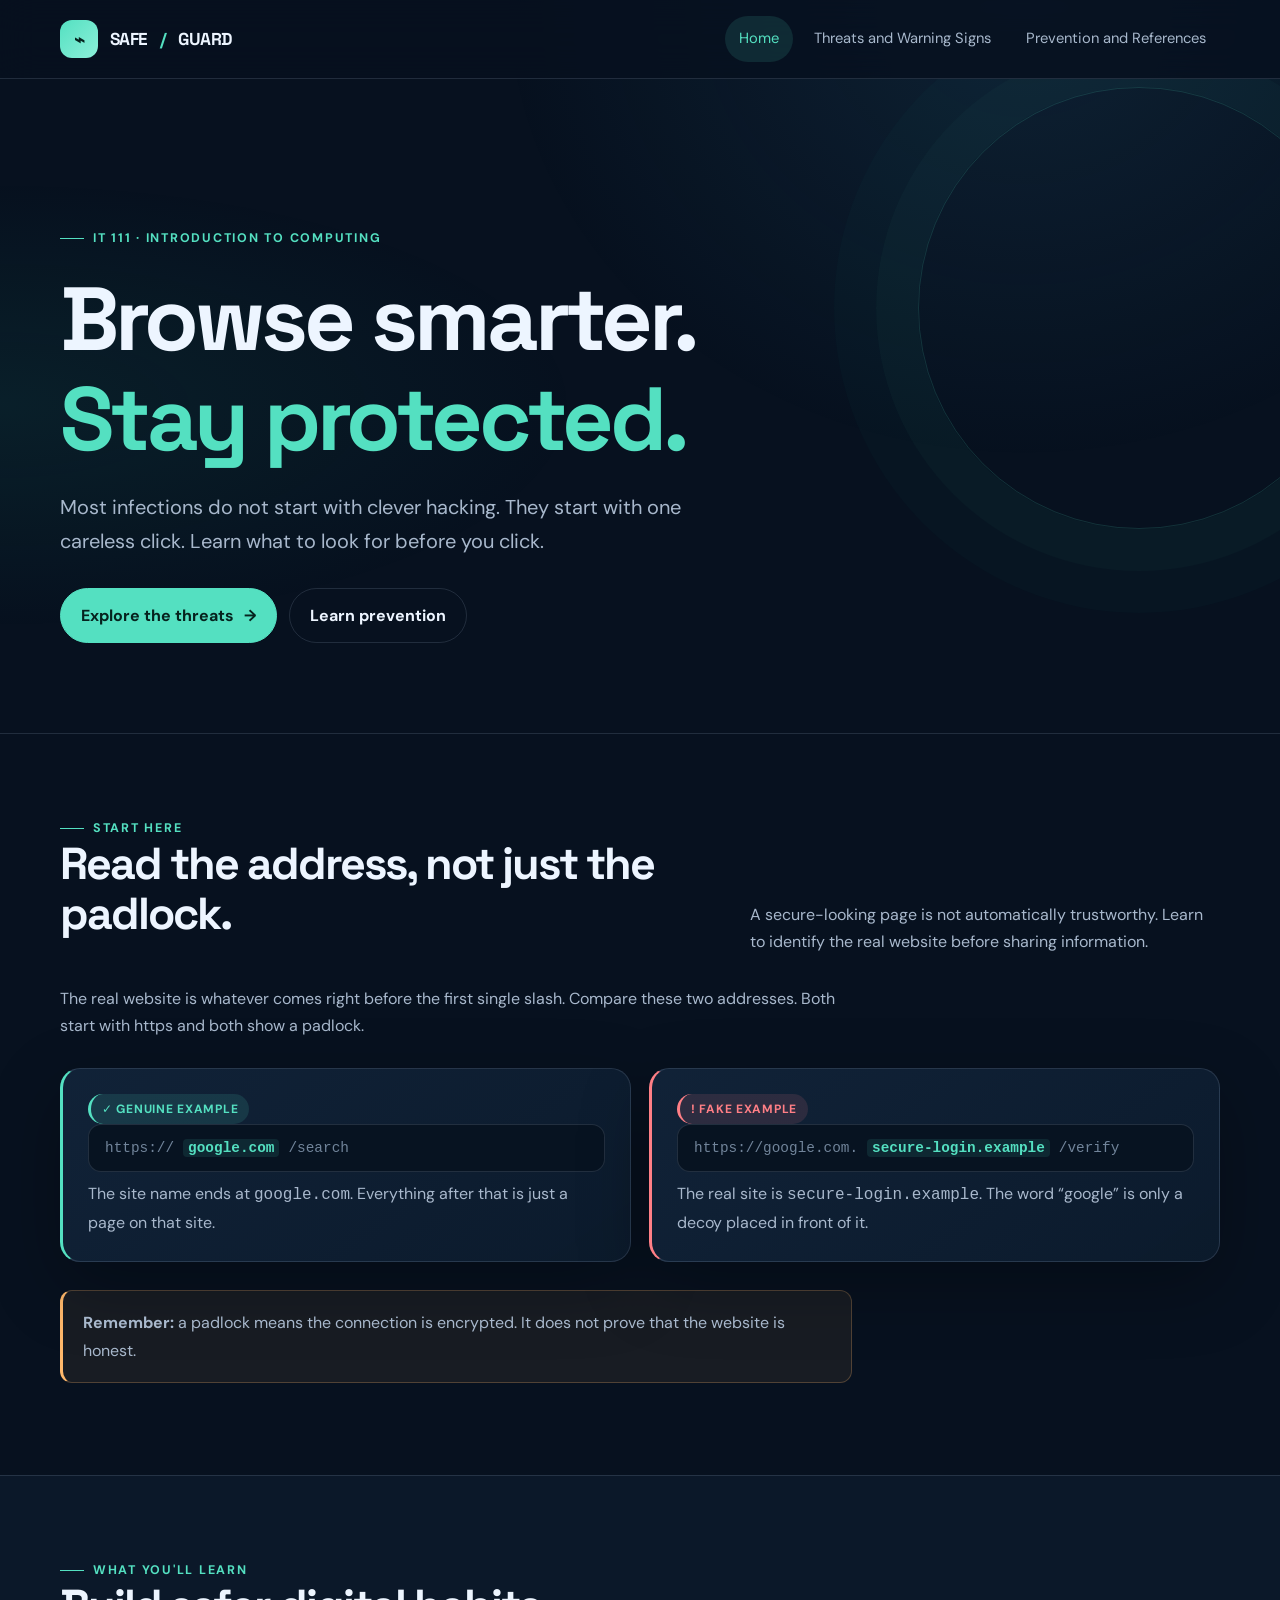
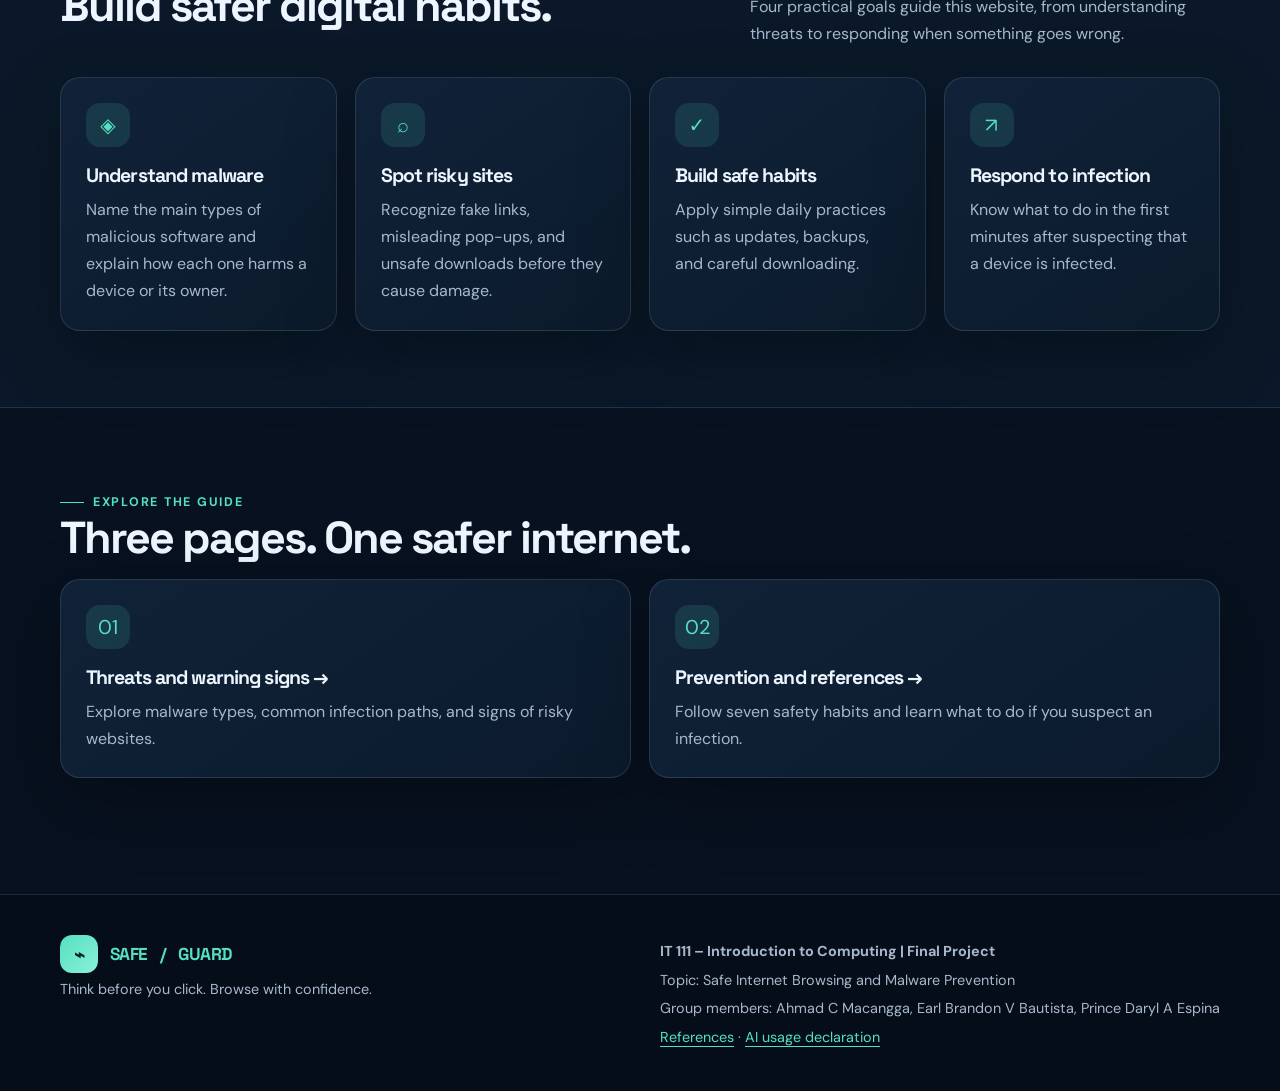
<file: index.html>
<!DOCTYPE html>
<html lang="en">
<head>
<meta charset="UTF-8">
<meta name="viewport" content="width=device-width, initial-scale=1">
<meta name="description" content="A practical student guide to safe internet browsing and malware prevention.">
<meta name="theme-color" content="#07111f">
<title>Home | Safe Browsing Guide</title>
<link rel="preconnect" href="https://fonts.googleapis.com">
<link rel="preconnect" href="https://fonts.gstatic.com" crossorigin>
<link rel="stylesheet" href="style.css">
</head>
<body>
<a class="skip" href="#main">Skip to main content</a>
<header class="site-header"><div class="wrap">
<a class="brand" href="index.html"><span class="brand-mark" aria-hidden="true">⌁</span> SAFE<span style="color:var(--accent)">/</span>GUARD</a>
<button class="menu-toggle" type="button" aria-expanded="false" aria-controls="main-nav">Menu ☰</button>
<nav id="main-nav" aria-label="Main navigation"><ul><li><a href="index.html" aria-current="page">Home</a></li><li><a href="content.html" >Threats and Warning Signs</a></li><li><a href="resources.html" >Prevention and References</a></li></ul></nav>
</div></header>
<main id="main">
<div class="hero"><div class="wrap">
<div class="eyebrow">IT 111 · INTRODUCTION TO COMPUTING</div>
<h1>Browse smarter.<br><span>Stay protected.</span></h1><p class="lead">Most infections do not start with clever hacking. They start with one careless click. Learn what to look for before you click.</p>
<div class="hero-actions"><a class="btn" href="content.html">Explore the threats <span aria-hidden="true">→</span></a><a class="btn secondary" href="resources.html">Learn prevention</a></div>
</div></div>

<section><div class="wrap">
<div class="section-head"><div><div class="eyebrow">START HERE</div><h2>Read the address, not just the padlock.</h2></div>
<p>A secure-looking page is not automatically trustworthy. Learn to identify the real website before sharing information.</p></div>
<p>The real website is whatever comes right before the first single slash. Compare these two addresses. Both start with https and both show a padlock.</p>
<div class="demo">
<div class="box good"><span class="tag good">✓ Genuine example</span><div class="urlbar"><span class="fade">https://</span><strong>google.com</strong><span class="fade">/search</span></div><p>The site name ends at <code>google.com</code>. Everything after that is just a page on that site.</p></div>
<div class="box bad"><span class="tag bad">! Fake example</span><div class="urlbar"><span class="fade">https://google.com.</span><strong>secure-login.example</strong><span class="fade">/verify</span></div><p>The real site is <code>secure-login.example</code>. The word “google” is only a decoy placed in front of it.</p></div>
</div><p class="note"><strong>Remember:</strong> a padlock means the connection is encrypted. It does not prove that the website is honest.</p>
</div></section>
<section class="alt-bg"><div class="wrap"><div class="section-head"><div><div class="eyebrow">WHAT YOU'LL LEARN</div><h2>Build safer digital habits.</h2></div><p>Four practical goals guide this website, from understanding threats to responding when something goes wrong.</p></div>
<div class="grid">
<div class="box"><div class="card-icon">◈</div><h3>Understand malware</h3><p>Name the main types of malicious software and explain how each one harms a device or its owner.</p></div>
<div class="box"><div class="card-icon">⌕</div><h3>Spot risky sites</h3><p>Recognize fake links, misleading pop-ups, and unsafe downloads before they cause damage.</p></div>
<div class="box"><div class="card-icon">✓</div><h3>Build safe habits</h3><p>Apply simple daily practices such as updates, backups, and careful downloading.</p></div>
<div class="box"><div class="card-icon">↗</div><h3>Respond to infection</h3><p>Know what to do in the first minutes after suspecting that a device is infected.</p></div>
</div></div></section>
<section><div class="wrap"><div class="eyebrow">EXPLORE THE GUIDE</div><h2>Three pages. One safer internet.</h2>
<div class="grid">
<a class="box" href="content.html" style="text-decoration:none;color:inherit"><div class="card-icon">01</div><h3>Threats and warning signs →</h3><p>Explore malware types, common infection paths, and signs of risky websites.</p></a>
<a class="box" href="resources.html" style="text-decoration:none;color:inherit"><div class="card-icon">02</div><h3>Prevention and references →</h3><p>Follow seven safety habits and learn what to do if you suspect an infection.</p></a>
</div></div></section>

</main>
<footer class="site-footer"><div class="wrap footer-inner">
<div><a class="brand" href="index.html"><span class="brand-mark" aria-hidden="true">⌁</span> SAFE<span style="color:var(--accent)">/</span>GUARD</a><p class="small">Think before you click. Browse with confidence.</p></div>
<div><p><strong>IT 111 – Introduction to Computing | Final Project</strong></p><p>Topic: Safe Internet Browsing and Malware Prevention</p><p>Group members: Ahmad C Macangga, Earl Brandon V Bautista, Prince Daryl A Espina</p><p><a href="resources.html#references">References</a> · <a href="resources.html#ai-use">AI usage declaration</a></p></div>
</div></footer>

<script>
const menuButton=document.querySelector('.menu-toggle');
const nav=document.querySelector('nav');
if(menuButton&&nav){menuButton.addEventListener('click',()=>{const open=nav.classList.toggle('open');menuButton.setAttribute('aria-expanded',String(open));});}
const progress=document.createElement('div');progress.className='progress';document.body.appendChild(progress);
function updateProgress(){const max=document.documentElement.scrollHeight-innerHeight;progress.style.width=(max>0?scrollY/max*100:0)+'%';}
addEventListener('scroll',updateProgress,{passive:true});updateProgress();
if('IntersectionObserver'in window){const observer=new IntersectionObserver(entries=>entries.forEach(entry=>{if(entry.isIntersecting){entry.target.classList.add('visible');observer.unobserve(entry.target);}}),{threshold:.08});document.querySelectorAll('section,.box,.panel').forEach(el=>el.classList.add('reveal'));document.querySelectorAll('.reveal').forEach(el=>observer.observe(el));}
</script>

<!-- Additional JavaScript file -->
<script src="script.js" defer></script>

</body>
</html>
</file>
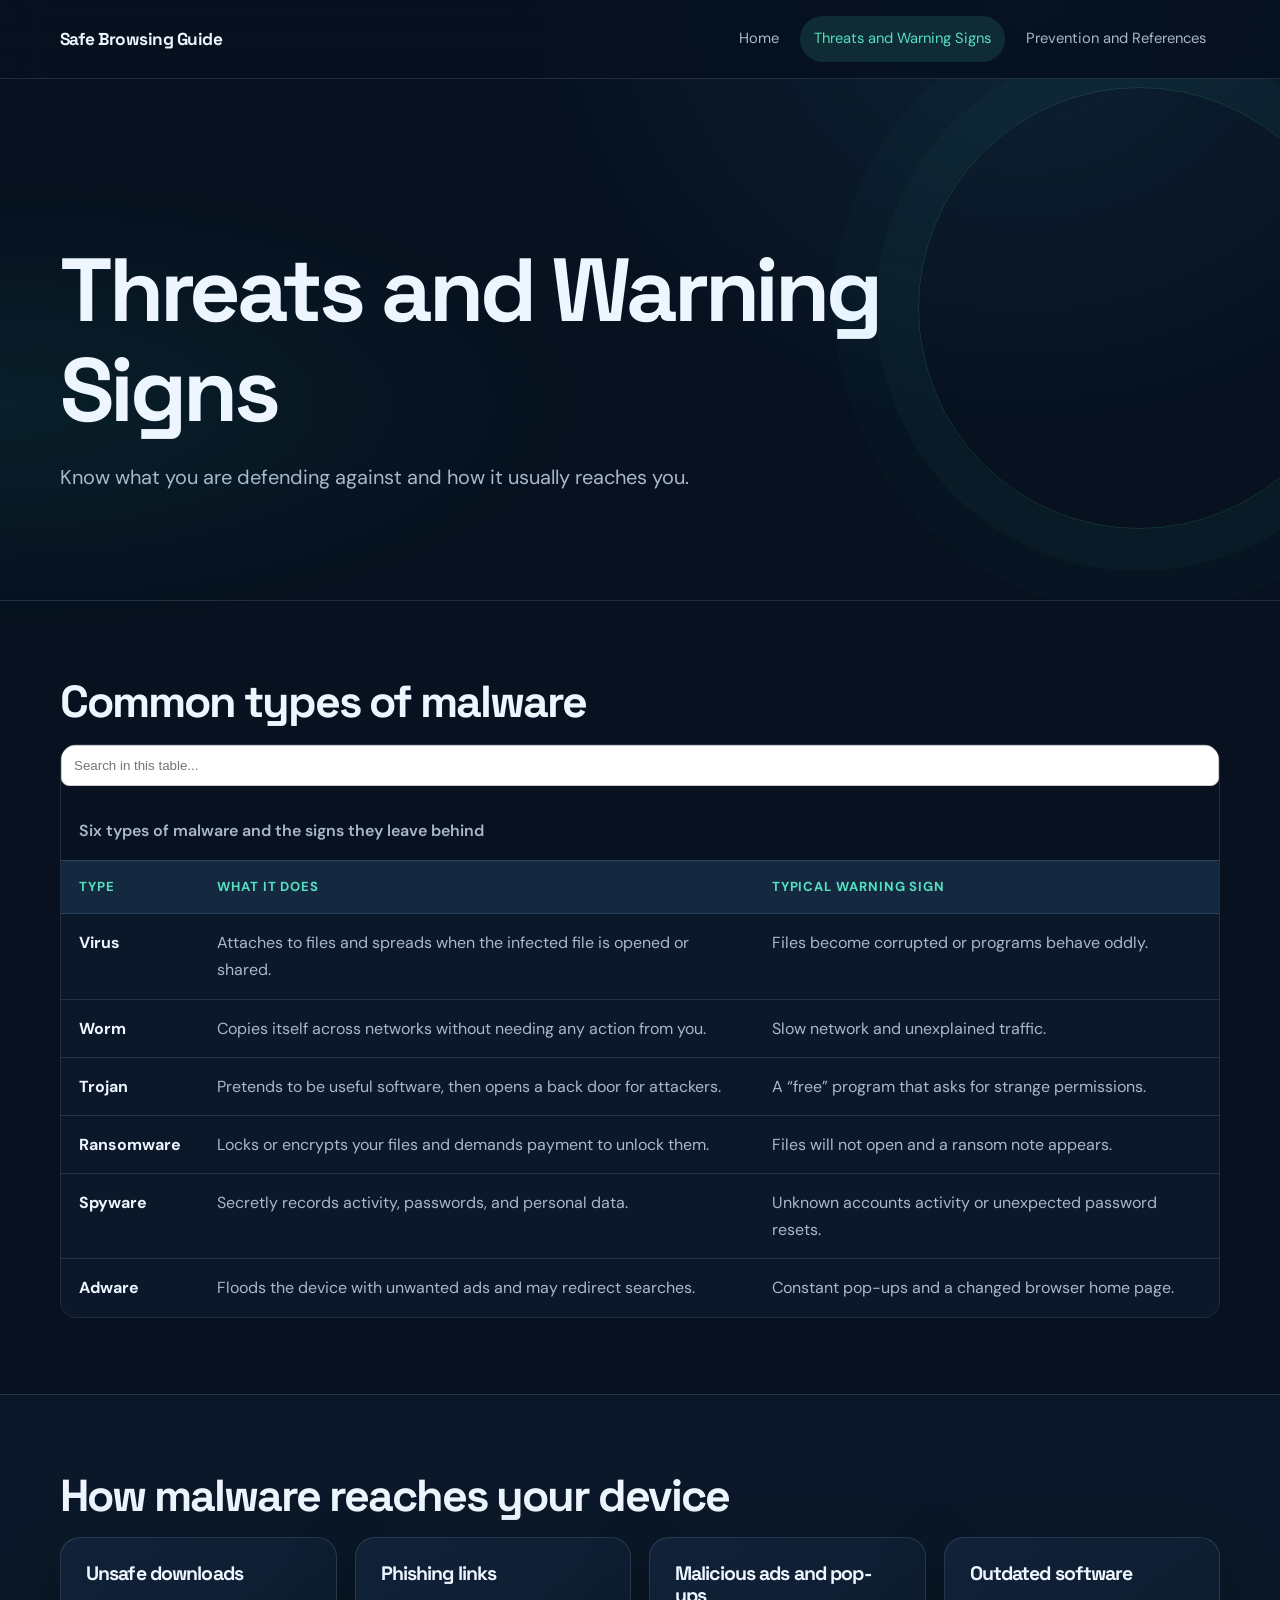
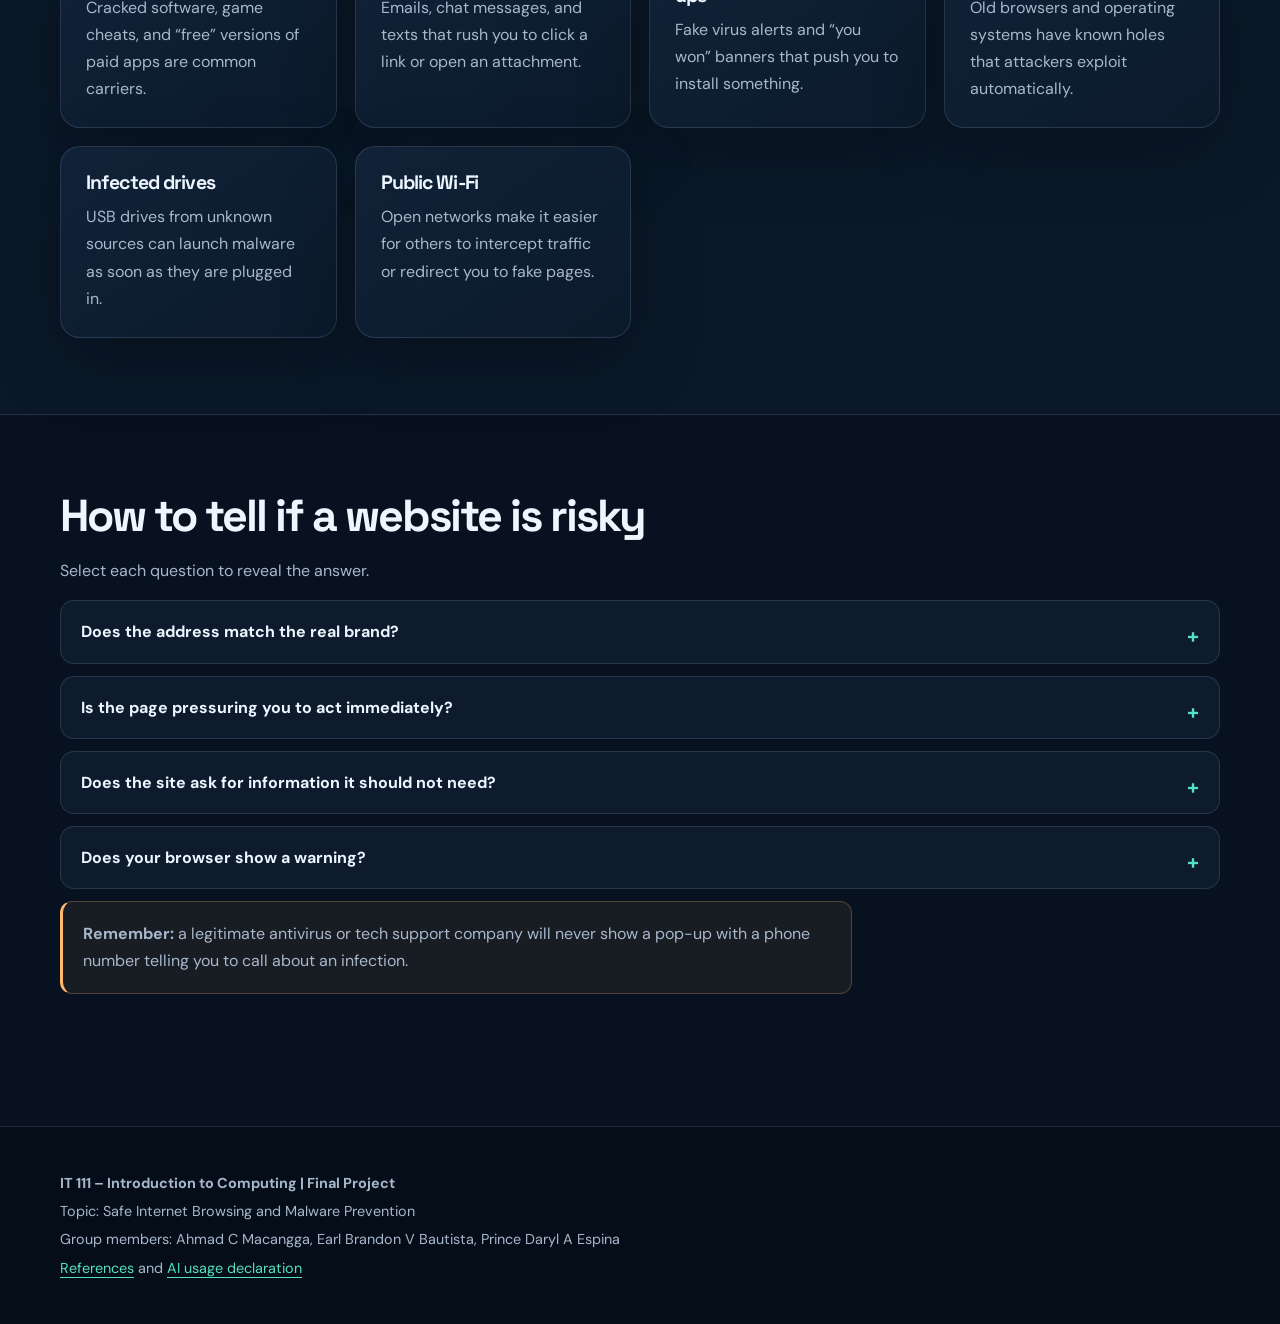
<file: content.html>
<!DOCTYPE html>
<html lang="en">
<head>
<meta charset="UTF-8">
<meta name="viewport" content="width=device-width, initial-scale=1">
<meta name="description" content="Learn how to browse the internet safely and prevent malware infections.">
<title>Threats and Warning Signs | Safe Internet Browsing and Malware Prevention</title>
<link rel="stylesheet" href="style.css">
</head>
<body>
<a class="skip" href="#main">Skip to main content</a>
<header class="site-header">
<div class="wrap">
<a class="brand" href="index.html">Safe Browsing Guide</a>
<nav aria-label="Main navigation">
<ul>
<li><a href="index.html">Home</a></li>
<li><a href="content.html" aria-current="page">Threats and Warning Signs</a></li>
<li><a href="resources.html">Prevention and References</a></li>
</ul>
</nav>
</div>
</header>
<main id="main">
<div class="hero">
<div class="wrap">
<h1>Threats and Warning Signs</h1>
<p class="lead">Know what you are defending against and how it usually reaches you.</p>
</div>
</div>
<section>
<div class="wrap">
<h2>Common types of malware</h2>
<div class="table-scroll">
<table>
<caption>Six types of malware and the signs they leave behind</caption>
<thead><tr><th scope="col">Type</th><th scope="col">What it does</th><th scope="col">Typical warning sign</th></tr></thead>
<tbody>
<tr><th scope="row">Virus</th><td>Attaches to files and spreads when the infected file is opened or shared.</td><td>Files become corrupted or programs behave oddly.</td></tr>
<tr><th scope="row">Worm</th><td>Copies itself across networks without needing any action from you.</td><td>Slow network and unexplained traffic.</td></tr>
<tr><th scope="row">Trojan</th><td>Pretends to be useful software, then opens a back door for attackers.</td><td>A “free” program that asks for strange permissions.</td></tr>
<tr><th scope="row">Ransomware</th><td>Locks or encrypts your files and demands payment to unlock them.</td><td>Files will not open and a ransom note appears.</td></tr>
<tr><th scope="row">Spyware</th><td>Secretly records activity, passwords, and personal data.</td><td>Unknown accounts activity or unexpected password resets.</td></tr>
<tr><th scope="row">Adware</th><td>Floods the device with unwanted ads and may redirect searches.</td><td>Constant pop-ups and a changed browser home page.</td></tr>
</tbody>
</table>
</div>
</div>
</section>
<section class="alt-bg">
<div class="wrap">
<h2>How malware reaches your device</h2>
<div class="grid">
<div class="box"><h3>Unsafe downloads</h3><p>Cracked software, game cheats, and “free” versions of paid apps are common carriers.</p></div>
<div class="box"><h3>Phishing links</h3><p>Emails, chat messages, and texts that rush you to click a link or open an attachment.</p></div>
<div class="box"><h3>Malicious ads and pop-ups</h3><p>Fake virus alerts and “you won” banners that push you to install something.</p></div>
<div class="box"><h3>Outdated software</h3><p>Old browsers and operating systems have known holes that attackers exploit automatically.</p></div>
<div class="box"><h3>Infected drives</h3><p>USB drives from unknown sources can launch malware as soon as they are plugged in.</p></div>
<div class="box"><h3>Public Wi-Fi</h3><p>Open networks make it easier for others to intercept traffic or redirect you to fake pages.</p></div>
</div>
</div>
</section>
<section>
<div class="wrap">
<h2>How to tell if a website is risky</h2>
<p>Select each question to reveal the answer.</p>
<details><summary>Does the address match the real brand?</summary><p>Look for misspellings such as <code>paypa1.com</code>, extra words, or the brand name placed before the real domain. When unsure, type the official address yourself instead of clicking.</p></details>
<details><summary>Is the page pressuring you to act immediately?</summary><p>Countdown timers, threats of account closure, and prizes you never entered for are classic pressure tactics. Real services rarely demand action within minutes.</p></details>
<details><summary>Does the site ask for information it should not need?</summary><p>A download page should not ask for your bank details, and a quiz should not ask for your password. Close the page if the request does not make sense.</p></details>
<details><summary>Does your browser show a warning?</summary><p>Full-page red warnings from your browser or search engine mean the site has been reported as dangerous. Go back to safety instead of choosing to continue.</p></details>
<p class="note"><strong>Remember:</strong> a legitimate antivirus or tech support company will never show a pop-up with a phone number telling you to call about an infection.</p>
</div>
</section>
</main>
<footer class="site-footer">
<div class="wrap">
<p><strong>IT 111 – Introduction to Computing | Final Project</strong></p>
<p>Topic: Safe Internet Browsing and Malware Prevention</p>
<p>Group members: Ahmad C Macangga, Earl Brandon V Bautista, Prince Daryl A Espina</p>
<p><a href="resources.html#references">References</a> and <a href="resources.html#ai-use">AI usage declaration</a></p>
</div>
</footer>


<script src="script.js" defer></script>

</body>
</html>
</file>
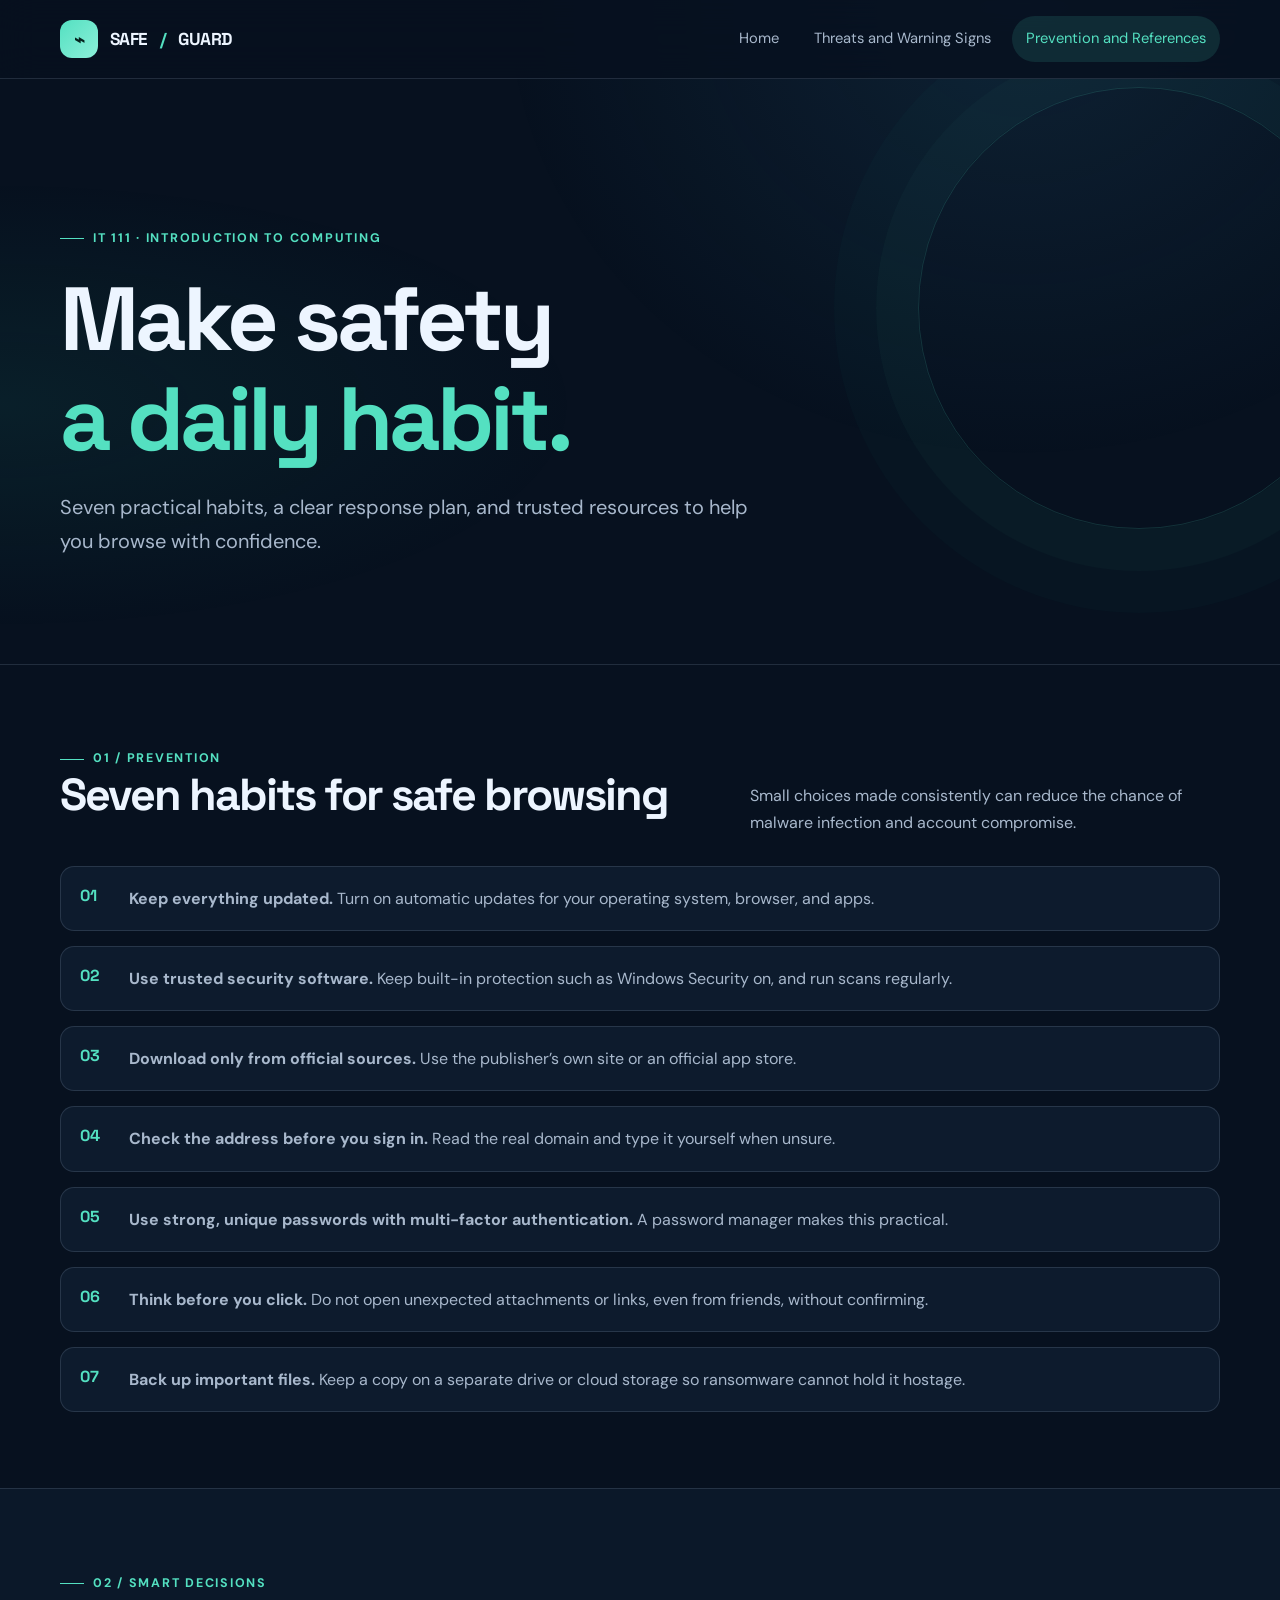
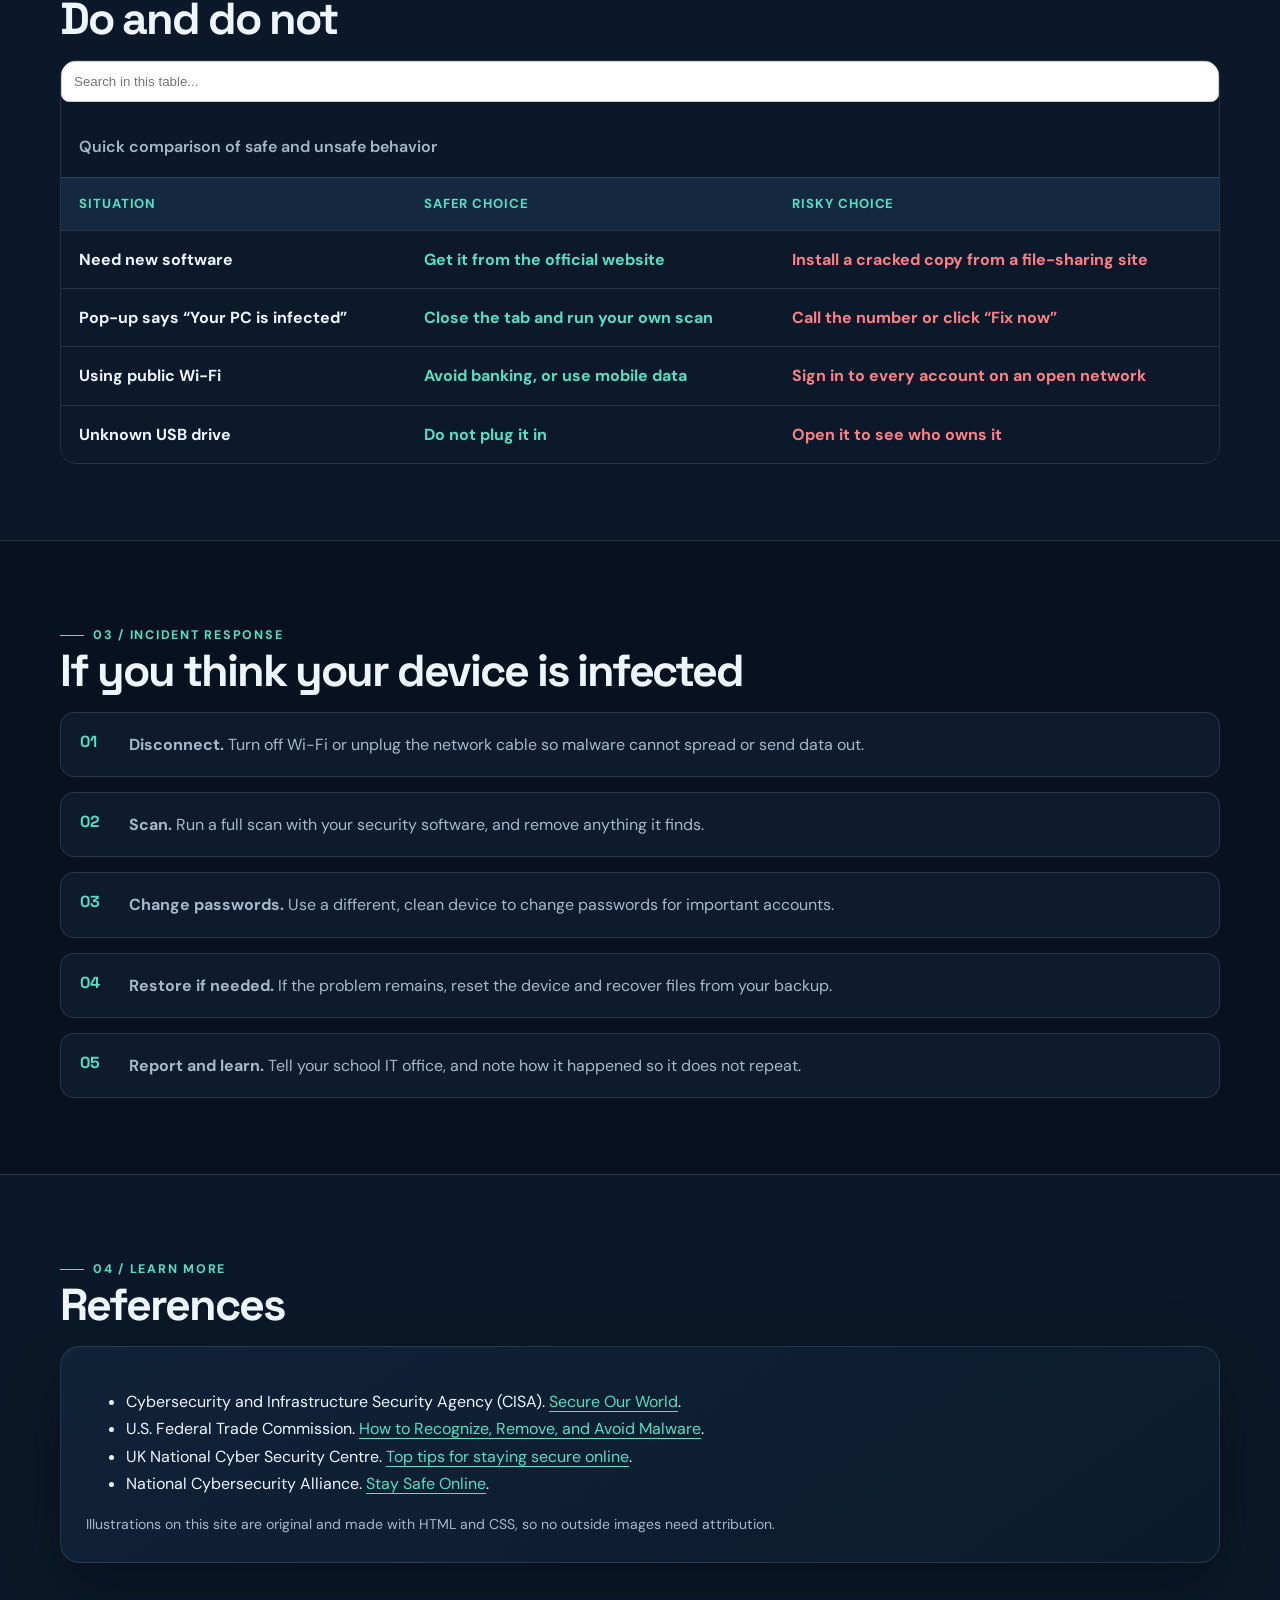
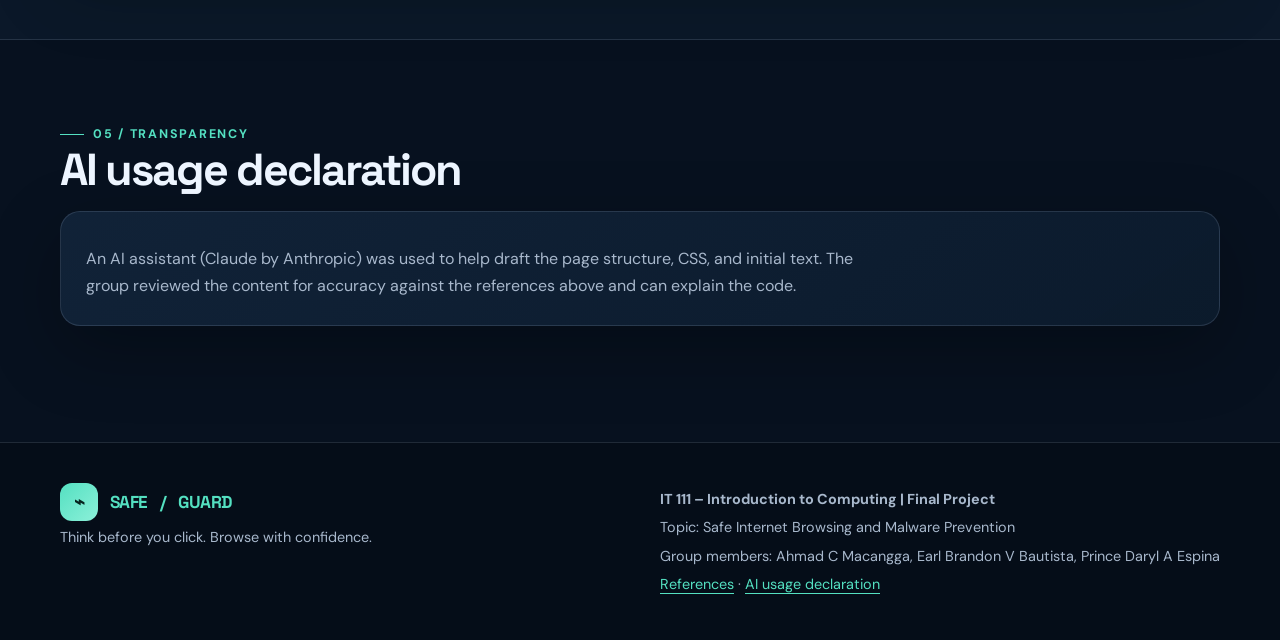
<file: resources.html>
<!DOCTYPE html>
<html lang="en">
<head>
<meta charset="UTF-8">
<meta name="viewport" content="width=device-width, initial-scale=1">
<meta name="description" content="A practical student guide to safe internet browsing and malware prevention.">
<meta name="theme-color" content="#07111f">
<title>Prevention and References | Safe Browsing Guide</title>
<link rel="preconnect" href="https://fonts.googleapis.com">
<link rel="preconnect" href="https://fonts.gstatic.com" crossorigin>
<link rel="stylesheet" href="style.css">
</head>
<body>
<a class="skip" href="#main">Skip to main content</a>
<header class="site-header"><div class="wrap">
<a class="brand" href="index.html"><span class="brand-mark" aria-hidden="true">⌁</span> SAFE<span style="color:var(--accent)">/</span>GUARD</a>
<button class="menu-toggle" type="button" aria-expanded="false" aria-controls="main-nav">Menu ☰</button>
<nav id="main-nav" aria-label="Main navigation"><ul><li><a href="index.html" >Home</a></li><li><a href="content.html" >Threats and Warning Signs</a></li><li><a href="resources.html" aria-current="page">Prevention and References</a></li></ul></nav>
</div></header>
<main id="main">
<div class="hero"><div class="wrap">
<div class="eyebrow">IT 111 · INTRODUCTION TO COMPUTING</div>
<h1>Make safety<br><span>a daily habit.</span></h1><p class="lead">Seven practical habits, a clear response plan, and trusted resources to help you browse with confidence.</p>

</div></div>

<section><div class="wrap"><div class="section-head"><div><div class="eyebrow">01 / PREVENTION</div><h2>Seven habits for safe browsing</h2></div><p>Small choices made consistently can reduce the chance of malware infection and account compromise.</p></div>
<ol class="steps">
<li><strong>Keep everything updated.</strong> Turn on automatic updates for your operating system, browser, and apps.</li>
<li><strong>Use trusted security software.</strong> Keep built-in protection such as Windows Security on, and run scans regularly.</li>
<li><strong>Download only from official sources.</strong> Use the publisher’s own site or an official app store.</li>
<li><strong>Check the address before you sign in.</strong> Read the real domain and type it yourself when unsure.</li>
<li><strong>Use strong, unique passwords with multi-factor authentication.</strong> A password manager makes this practical.</li>
<li><strong>Think before you click.</strong> Do not open unexpected attachments or links, even from friends, without confirming.</li>
<li><strong>Back up important files.</strong> Keep a copy on a separate drive or cloud storage so ransomware cannot hold it hostage.</li>
</ol></div></section>
<section class="alt-bg"><div class="wrap"><div class="eyebrow">02 / SMART DECISIONS</div><h2>Do and do not</h2><div class="table-scroll"><table><caption>Quick comparison of safe and unsafe behavior</caption><thead><tr><th>Situation</th><th>Safer choice</th><th>Risky choice</th></tr></thead><tbody>
<tr><th>Need new software</th><td class="do">Get it from the official website</td><td class="dont">Install a cracked copy from a file-sharing site</td></tr>
<tr><th>Pop-up says “Your PC is infected”</th><td class="do">Close the tab and run your own scan</td><td class="dont">Call the number or click “Fix now”</td></tr>
<tr><th>Using public Wi-Fi</th><td class="do">Avoid banking, or use mobile data</td><td class="dont">Sign in to every account on an open network</td></tr>
<tr><th>Unknown USB drive</th><td class="do">Do not plug it in</td><td class="dont">Open it to see who owns it</td></tr>
</tbody></table></div></div></section>
<section><div class="wrap"><div class="eyebrow">03 / INCIDENT RESPONSE</div><h2>If you think your device is infected</h2><ol class="steps">
<li><strong>Disconnect.</strong> Turn off Wi-Fi or unplug the network cable so malware cannot spread or send data out.</li>
<li><strong>Scan.</strong> Run a full scan with your security software, and remove anything it finds.</li>
<li><strong>Change passwords.</strong> Use a different, clean device to change passwords for important accounts.</li>
<li><strong>Restore if needed.</strong> If the problem remains, reset the device and recover files from your backup.</li>
<li><strong>Report and learn.</strong> Tell your school IT office, and note how it happened so it does not repeat.</li>
</ol></div></section>
<section class="alt-bg" id="references"><div class="wrap"><div class="eyebrow">04 / LEARN MORE</div><h2>References</h2><div class="box">
<ul>
<li>Cybersecurity and Infrastructure Security Agency (CISA). <a href="https://www.cisa.gov/secure-our-world" target="_blank" rel="noopener noreferrer">Secure Our World</a>.</li>
<li>U.S. Federal Trade Commission. <a href="https://consumer.ftc.gov/articles/how-recognize-remove-avoid-malware" target="_blank" rel="noopener noreferrer">How to Recognize, Remove, and Avoid Malware</a>.</li>
<li>UK National Cyber Security Centre. <a href="https://www.ncsc.gov.uk/collection/top-tips-for-staying-secure-online" target="_blank" rel="noopener noreferrer">Top tips for staying secure online</a>.</li>
<li>National Cybersecurity Alliance. <a href="https://staysafeonline.org" target="_blank" rel="noopener noreferrer">Stay Safe Online</a>.</li>
</ul><p class="small">Illustrations on this site are original and made with HTML and CSS, so no outside images need attribution.</p>
</div></div></section>
<section id="ai-use"><div class="wrap"><div class="eyebrow">05 / TRANSPARENCY</div><h2>AI usage declaration</h2><div class="box"><p>An AI assistant (Claude by Anthropic) was used to help draft the page structure, CSS, and initial text. The group reviewed the content for accuracy against the references above and can explain the code.</p></div></div></section>

</main>
<footer class="site-footer"><div class="wrap footer-inner">
<div><a class="brand" href="index.html"><span class="brand-mark" aria-hidden="true">⌁</span> SAFE<span style="color:var(--accent)">/</span>GUARD</a><p class="small">Think before you click. Browse with confidence.</p></div>
<div><p><strong>IT 111 – Introduction to Computing | Final Project</strong></p><p>Topic: Safe Internet Browsing and Malware Prevention</p><p>Group members: Ahmad C Macangga, Earl Brandon V Bautista, Prince Daryl A Espina</p><p><a href="resources.html#references">References</a> · <a href="resources.html#ai-use">AI usage declaration</a></p></div>
</div></footer>

<script>
const menuButton=document.querySelector('.menu-toggle');
const nav=document.querySelector('nav');
if(menuButton&&nav){menuButton.addEventListener('click',()=>{const open=nav.classList.toggle('open');menuButton.setAttribute('aria-expanded',String(open));});}
const progress=document.createElement('div');progress.className='progress';document.body.appendChild(progress);
function updateProgress(){const max=document.documentElement.scrollHeight-innerHeight;progress.style.width=(max>0?scrollY/max*100:0)+'%';}
addEventListener('scroll',updateProgress,{passive:true});updateProgress();
if('IntersectionObserver'in window){const observer=new IntersectionObserver(entries=>entries.forEach(entry=>{if(entry.isIntersecting){entry.target.classList.add('visible');observer.unobserve(entry.target);}}),{threshold:.08});document.querySelectorAll('section,.box,.panel').forEach(el=>el.classList.add('reveal'));document.querySelectorAll('.reveal').forEach(el=>observer.observe(el));}
</script>

<!-- Additional JavaScript file -->
<script src="script.js" defer></script>

</body></html>
</file>
<file: style.css>
@import url('https://fonts.googleapis.com/css2?family=DM+Sans:wght@400;500;600;700&family=Space+Grotesk:wght@500;600;700&display=swap');

:root{
  --bg:#07111f;--surface:#0d1b2d;--surface-2:#12243a;--ink:#edf5ff;
  --muted:#a8b8cc;--line:rgba(184,207,232,.15);--accent:#54e0c1;
  --accent-2:#82aaff;--warning:#ffb86b;--danger:#ff7f86;
  --radius:20px;--shadow:0 24px 70px rgba(0,0,0,.28);--max:1160px
}
*{box-sizing:border-box}
html{scroll-behavior:smooth;scroll-padding-top:100px}
body{margin:0;background:var(--bg);color:var(--ink);font:16px/1.7 "DM Sans",system-ui,sans-serif}
body:before{content:"";position:fixed;inset:0;z-index:-1;pointer-events:none;background:radial-gradient(ellipse at 80% 0%,rgba(48,119,160,.16),transparent 36%),radial-gradient(ellipse at 0% 45%,rgba(34,181,151,.09),transparent 32%)}
a{color:var(--accent);text-underline-offset:4px}
a:hover{color:#a2ffe9}
button,a{ -webkit-tap-highlight-color:transparent}
:focus-visible{outline:3px solid var(--warning);outline-offset:4px}
.skip{position:absolute;left:-9999px;top:1rem;background:#fff;color:#07111f;padding:.7rem 1rem;border-radius:8px;z-index:100}
.skip:focus{left:1rem}
.wrap{width:min(var(--max),calc(100% - 40px));margin:auto}
.site-header{position:sticky;top:0;z-index:50;background:rgba(7,17,31,.82);backdrop-filter:blur(18px);border-bottom:1px solid var(--line)}
.site-header .wrap{min-height:78px;display:flex;align-items:center;justify-content:space-between;gap:24px}
.brand{display:flex;align-items:center;gap:12px;color:var(--ink);text-decoration:none;font:700 1.08rem "Space Grotesk",sans-serif;letter-spacing:-.03em}
.brand-mark{display:grid;place-items:center;width:38px;height:38px;border-radius:12px;color:#06231e;background:linear-gradient(135deg,var(--accent),#8cf0d9);font-size:1.15rem}
nav ul{display:flex;align-items:center;gap:7px;list-style:none;margin:0;padding:0}
nav a{display:block;padding:10px 14px;border-radius:999px;color:var(--muted);font-size:.92rem;text-decoration:none;transition:.2s}
nav a:hover,nav a[aria-current=page]{background:rgba(84,224,193,.12);color:var(--accent)}
.menu-toggle{display:none;background:var(--surface-2);color:var(--ink);border:1px solid var(--line);padding:9px 13px;border-radius:10px;font:inherit}
.hero{position:relative;overflow:hidden;padding:clamp(76px,11vw,142px) 0 90px;border-bottom:1px solid var(--line)}
.hero:after{content:"";position:absolute;width:440px;height:440px;right:-80px;top:8px;border:1px solid rgba(84,224,193,.16);border-radius:50%;box-shadow:0 0 0 42px rgba(84,224,193,.025),0 0 0 84px rgba(84,224,193,.02);pointer-events:none}
.eyebrow{display:inline-flex;align-items:center;gap:9px;color:var(--accent);font-size:.78rem;font-weight:700;letter-spacing:.14em;text-transform:uppercase}
.eyebrow:before{content:"";width:24px;height:1px;background:currentColor}
h1,h2,h3{font-family:"Space Grotesk",sans-serif;line-height:1.12;letter-spacing:-.045em}
h1{max-width:850px;margin:20px 0;font-size:clamp(2.7rem,7vw,5.7rem)}
h1 span{color:var(--accent)}
h2{font-size:clamp(1.8rem,4vw,2.8rem);margin:0 0 16px}
h3{font-size:1.22rem;margin:0 0 9px}
p{max-width:72ch;color:var(--muted);margin:.5rem 0 1rem}
.lead{max-width:690px;font-size:clamp(1.08rem,2vw,1.25rem)}
.hero-actions{display:flex;flex-wrap:wrap;gap:12px;margin-top:30px}
.btn{display:inline-flex;align-items:center;justify-content:center;gap:10px;padding:13px 20px;border:1px solid var(--accent);border-radius:999px;background:var(--accent);color:#06231e;font-weight:700;text-decoration:none;transition:transform .2s,box-shadow .2s}
.btn:hover{transform:translateY(-2px);color:#06231e;box-shadow:0 12px 32px rgba(84,224,193,.2)}
.btn.secondary{background:transparent;color:var(--ink);border-color:var(--line)}
.btn.secondary:hover{border-color:var(--accent);color:var(--accent);box-shadow:none}
section{padding:76px 0}
.section-head{display:flex;justify-content:space-between;align-items:end;gap:30px;margin-bottom:30px}
.section-head p{max-width:470px;margin:0}
.grid{display:grid;grid-template-columns:repeat( auto-fit,minmax(230px,1fr));gap:18px}
.box,.panel{background:linear-gradient(145deg,rgba(18,36,58,.92),rgba(12,27,45,.94));border:1px solid var(--line);border-radius:var(--radius);padding:25px;box-shadow:var(--shadow)}
.box{transition:transform .22s,border-color .22s}
.box:hover{transform:translateY(-5px);border-color:rgba(84,224,193,.45)}
.card-icon{display:grid;place-items:center;width:44px;height:44px;margin-bottom:18px;border-radius:14px;background:rgba(84,224,193,.12);color:var(--accent);font-size:1.25rem}
.box p{margin-bottom:0}
.alt-bg{background:rgba(15,31,50,.55);border-block:1px solid var(--line)}
.demo{display:grid;grid-template-columns:repeat(2,minmax(0,1fr));gap:18px;margin:28px 0}
.urlbar{display:flex;align-items:center;gap:9px;flex-wrap:wrap;padding:14px 16px;background:#071321;border:1px solid var(--line);border-radius:13px;font: .9rem ui-monospace,monospace;overflow-wrap:anywhere}
.urlbar strong{color:var(--accent);background:rgba(84,224,193,.1);padding:1px 5px;border-radius:4px}
.urlbar .fade{color:#71849a}
.tag{display:inline-block;padding:5px 11px;border-radius:999px;font-size:.75rem;font-weight:700;letter-spacing:.06em;text-transform:uppercase}
.tag.good{color:var(--accent);background:rgba(84,224,193,.12)}
.tag.bad{color:var(--danger);background:rgba(255,127,134,.12)}
.demo .good{border-left:3px solid var(--accent)}
.demo .bad{border-left:3px solid var(--danger)}
.table-scroll{overflow-x:auto;border:1px solid var(--line);border-radius:16px}
table{width:100%;border-collapse:collapse;min-width:650px;background:rgba(13,27,45,.8)}
caption{text-align:left;padding:16px 18px;color:var(--muted);font-weight:600}
th,td{text-align:left;padding:15px 18px;border-top:1px solid var(--line);vertical-align:top}
thead th{background:#142940;color:var(--accent);font-size:.82rem;letter-spacing:.07em;text-transform:uppercase}
tbody th{color:var(--ink);font-weight:700}
tbody td{color:var(--muted)}
details{background:var(--surface);border:1px solid var(--line);border-radius:14px;margin:12px 0;overflow:hidden}
summary{cursor:pointer;padding:17px 20px;font-weight:700;list-style:none}
summary::-webkit-details-marker{display:none}
summary:after{content:"+";float:right;color:var(--accent);font-size:1.3rem}
details[open] summary:after{content:"−"}
details p{padding:0 20px 18px;margin:0}
.note{padding:18px 20px;border:1px solid rgba(255,184,107,.25);border-left:3px solid var(--warning);border-radius:12px;background:rgba(255,184,107,.07)}
.steps{list-style:none;counter-reset:step;padding:0;margin:0;display:grid;gap:15px}
.steps li{counter-increment:step;position:relative;padding:18px 20px 18px 68px;background:var(--surface);border:1px solid var(--line);border-radius:14px;color:var(--muted)}
.steps li:before{content:counter(step,decimal-leading-zero);position:absolute;left:19px;top:18px;color:var(--accent);font:700 1rem "Space Grotesk",sans-serif}
.do{color:var(--accent);font-weight:700}.dont{color:var(--danger);font-weight:700}
.site-footer{padding:40px 0;margin-top:40px;border-top:1px solid var(--line);background:#050d18}
.footer-inner{display:flex;justify-content:space-between;gap:25px;flex-wrap:wrap}
.site-footer p{font-size:.9rem;margin:.25rem 0}
.site-footer a{color:var(--accent)}
.small{font-size:.88rem}
.reveal{opacity:0;transform:translateY(18px);transition:opacity .6s,transform .6s}
.reveal.visible{opacity:1;transform:none}
.progress{position:fixed;left:0;top:0;height:3px;width:0;background:var(--accent);z-index:100;box-shadow:0 0 12px var(--accent)}
@media(max-width:760px){
 .site-header .wrap{min-height:70px}.menu-toggle{display:block}
 nav{display:none;position:absolute;top:70px;left:0;right:0;padding:12px 20px 20px;background:#091626;border-bottom:1px solid var(--line)}
 nav.open{display:block}nav ul{display:grid;gap:5px}nav a{border-radius:10px}
 .hero{padding:75px 0 65px}.hero:after{right:-270px;opacity:.6}
 section{padding:58px 0}.section-head{display:block}.section-head p{margin-top:12px}
 .demo{grid-template-columns:1fr}
}
@media(prefers-reduced-motion:reduce){html{scroll-behavior:auto}*,*:before,*:after{transition:none!important;animation:none!important}.reveal{opacity:1;transform:none}}
</file>
